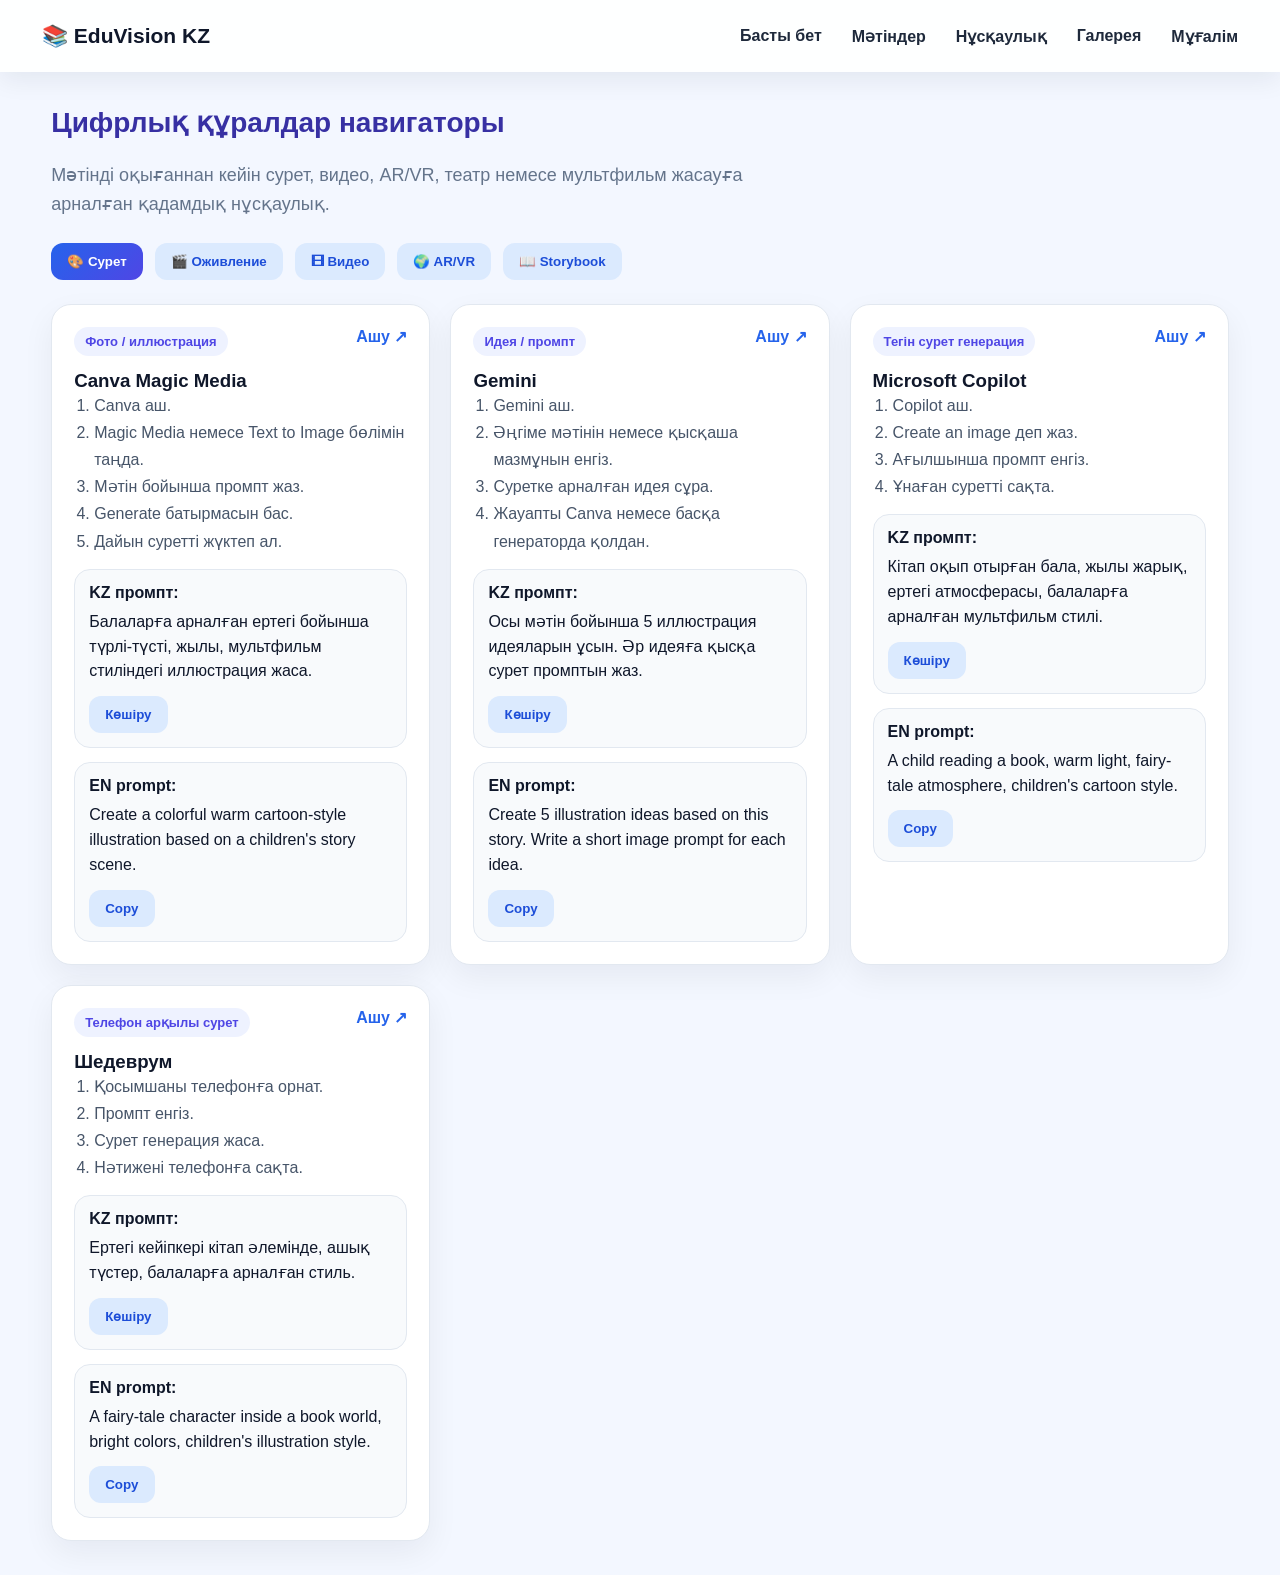
<file: instructions.html>
<!DOCTYPE html>
<html lang="ru">
<head>
  <meta charset="UTF-8" />
  <meta name="viewport" content="width=device-width, initial-scale=1.0" />
  <title>Нұсқаулық | EduVision KZ</title>
  <link rel="stylesheet" href="css/style.css" />
</head>
<body>

<header class="header">
  <div class="logo">📚 EduVision KZ</div>
  <nav>
    <a href="index.html">Басты бет</a>
    <a href="stories.html">Мәтіндер</a>
    <a href="instructions.html">Нұсқаулық</a>
    <a href="gallery.html">Галерея</a>
    <a href="teacher.html">Мұғалім</a>
  </nav>
</header>

<section class="section">
  <h2>Цифрлық құралдар навигаторы</h2>
  <p class="lead">
    Мәтінді оқығаннан кейін сурет, видео, AR/VR, театр немесе мультфильм жасауға арналған қадамдық нұсқаулық.
  </p>

  <div class="tool-tabs">
    <button class="active" onclick="showToolGroup('image', this)">🎨 Сурет</button>
    <button onclick="showToolGroup('animate', this)">🎬 Оживление</button>
    <button onclick="showToolGroup('video', this)">🎞 Видео</button>
    <button onclick="showToolGroup('arvr', this)">🌍 AR/VR</button>
    <button onclick="showToolGroup('storybook', this)">📖 Storybook</button>
  </div>

  <div id="toolsArea" class="tool-grid"></div>
</section>

<script src="js/instructions.js"></script>
</body>
</html>
</file>
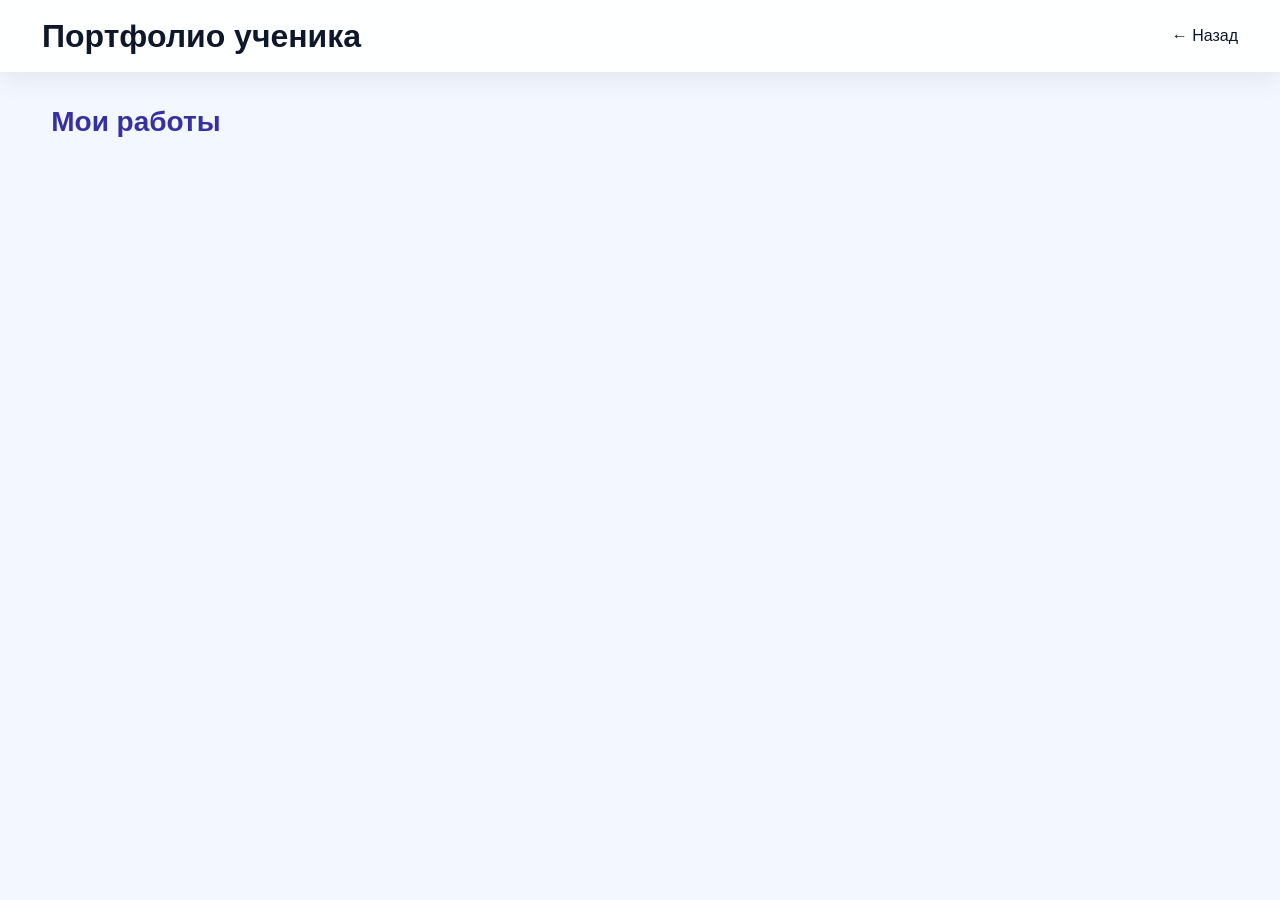
<file: portfolio.html>
<!DOCTYPE html>
<html lang="ru">
<head>
<meta charset="UTF-8">
<title>Портфолио</title>
<link rel="stylesheet" href="css/style.css">
</head>

<body>

<header class="header">
  <h1>Портфолио ученика</h1>
  <a href="index.html">← Назад</a>
</header>

<section class="section">
  <h2>Мои работы</h2>
  <div id="portfolio" class="media-grid"></div>
</section>

<script src="js/portfolio.js"></script>

</body>
</html>
</file>
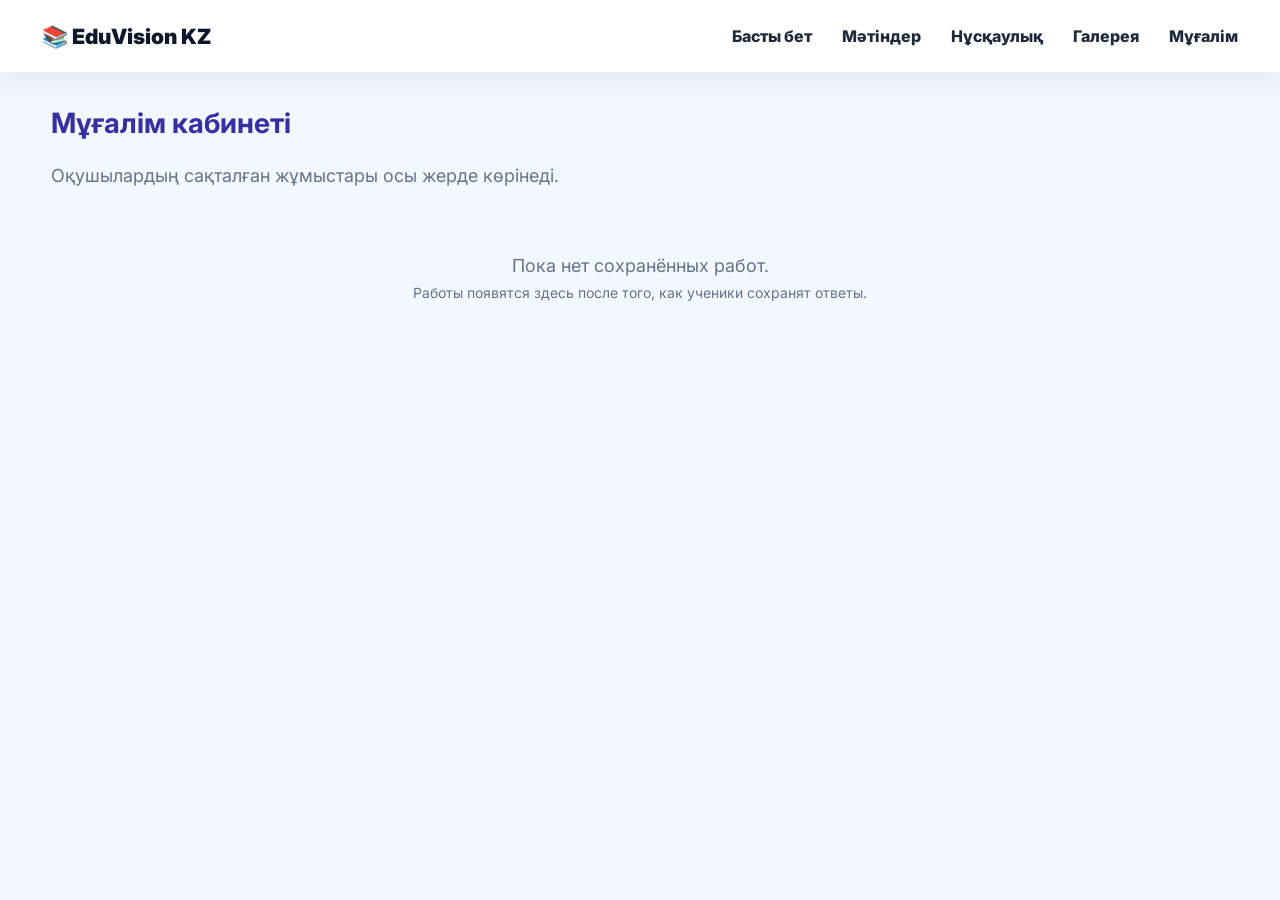
<file: teacher.html>
<!DOCTYPE html>
<html lang="ru">
<head>
  <meta charset="UTF-8" />
  <meta name="viewport" content="width=device-width, initial-scale=1.0" />
  <title>Мұғалім кабинеті | EduVision KZ</title>
  <link rel="preconnect" href="https://fonts.googleapis.com">
  <link rel="stylesheet" href="https://fonts.googleapis.com/css2?family=Inter:wght@400;600;700;900&display=swap">
  <link rel="stylesheet" href="css/style.css" />
</head>
<body>

<header class="header">
  <div class="logo">📚 EduVision KZ</div>
  <nav>
    <a href="index.html">Басты бет</a>
    <a href="stories.html">Мәтіндер</a>
    <a href="instructions.html">Нұсқаулық</a>
    <a href="gallery.html">Галерея</a>
    <a href="teacher.html">Мұғалім</a>
  </nav>
</header>

<section class="section">
  <h2>Мұғалім кабинеті</h2>
  <p class="lead">Оқушылардың сақталған жұмыстары осы жерде көрінеді.</p>

  <!-- Firebase не подключён — работы из localStorage -->
  <div id="works" class="media-grid"></div>
</section>

<!-- Firebase (раскомментируйте когда добавите конфиг) -->
<!--
<script src="https://www.gstatic.com/firebasejs/9.22.0/firebase-app-compat.js"></script>
<script src="https://www.gstatic.com/firebasejs/9.22.0/firebase-firestore-compat.js"></script>
<script src="https://www.gstatic.com/firebasejs/9.22.0/firebase-storage-compat.js"></script>
<script src="js/firebase-config.js"></script>
-->

<script src="js/teacher.js"></script>

</body>
</html>
</file>
<file: css/style.css>
* {
  margin: 0;
  padding: 0;
  box-sizing: border-box;
}

body {
  font-family: "Segoe UI", Arial, sans-serif;
  background: #f3f7ff;
  color: #0f172a;
  min-height: 100vh;
}

a {
  text-decoration: none;
  color: inherit;
}

img, video {
  max-width: 100%;
}

/* HEADER */

.header,
.topbar {
  width: 100%;
  min-height: 72px;
  background: rgba(255,255,255,0.95);
  display: flex;
  align-items: center;
  justify-content: space-between;
  padding: 0 42px;
  box-shadow: 0 8px 26px rgba(15,23,42,0.07);
  position: sticky;
  top: 0;
  z-index: 50;
}

.logo,
.brand {
  display: flex;
  align-items: center;
  gap: 12px;
  font-size: 21px;
  font-weight: 900;
}

.brand-icon {
  width: 34px;
  height: 34px;
  border-radius: 10px;
  display: grid;
  place-items: center;
  background: linear-gradient(135deg, #34d399, #3b82f6, #8b5cf6);
}

nav,
.nav {
  display: flex;
  align-items: center;
  gap: 30px;
  font-weight: 800;
}

nav a,
.nav a {
  color: #1e293b;
}

nav a:hover,
.nav a:hover {
  color: #2563eb;
}

/* COMMON */

main,
.container {
  width: min(1320px, 94%);
  margin: 0 auto;
}

.section {
  width: min(1320px, 94%);
  margin: 34px auto;
}

.section h2,
.title {
  font-size: 28px;
  color: #3730a3;
  margin-bottom: 22px;
}

.lead {
  color: #64748b;
  max-width: 760px;
  font-size: 18px;
  line-height: 1.6;
  margin-bottom: 24px;
}

/* HERO */

.hero,
.hero-pro {
  margin: 28px auto 24px;
  min-height: 290px;
  background:
    radial-gradient(circle at 70% 30%, rgba(147,197,253,.35), transparent 34%),
    linear-gradient(135deg, #eaf4ff, #f8fbff);
  border-radius: 28px;
  overflow: hidden;
  display: grid;
  grid-template-columns: 1.05fr .95fr;
  align-items: center;
  padding: 42px 72px;
  box-shadow: 0 18px 45px rgba(37,99,235,0.10);
}

.hero-text,
.hero-copy {
  max-width: 620px;
}

.badge,
.pill {
  display: inline-block;
  padding: 10px 16px;
  background: #dbeafe;
  color: #1d4ed8;
  border-radius: 12px;
  font-weight: 900;
  margin-bottom: 18px;
}

.hero h1,
.hero-copy h1 {
  font-size: 56px;
  line-height: 1.05;
  margin-bottom: 18px;
}

.hero p,
.hero-copy p {
  font-size: 19px;
  line-height: 1.65;
  color: #334155;
}

.buttons,
.hero-actions {
  display: flex;
  gap: 16px;
  margin-top: 26px;
  flex-wrap: wrap;
}

.btn,
.btn-primary,
.btn-light,
.btn-outline {
  display: inline-flex;
  align-items: center;
  justify-content: center;
  gap: 9px;
  padding: 13px 20px;
  border-radius: 13px;
  font-weight: 900;
  transition: 0.25s ease;
  cursor: pointer;
}

.btn,
.btn-primary {
  color: white;
  background: linear-gradient(135deg, #2563eb, #4f46e5);
  box-shadow: 0 12px 25px rgba(37,99,235,.22);
}

.btn-light,
.btn-outline {
  color: #1d4ed8;
  background: white;
  border: 1.5px solid #bfdbfe;
}

.btn:hover,
.btn-primary:hover,
.btn-light:hover,
.btn-outline:hover {
  transform: translateY(-3px);
}

/* HERO VISUAL */

.hero-visual {
  min-height: 250px;
  position: relative;
}

.book-stack {
  width: 330px;
  height: 210px;
  position: absolute;
  right: 100px;
  bottom: 10px;
}

.book {
  height: 55px;
  width: 270px;
  border-radius: 14px;
  color: white;
  font-weight: 900;
  display: flex;
  align-items: center;
  padding-left: 28px;
  font-size: 20px;
  box-shadow: 0 14px 25px rgba(15,23,42,.15);
}

.book1 {
  background: linear-gradient(135deg, #8b5cf6, #6366f1);
  transform: rotate(-4deg);
}

.book2 {
  background: linear-gradient(135deg, #2563eb, #0ea5e9);
  margin-top: 10px;
  transform: rotate(3deg);
}

.book3 {
  background: linear-gradient(135deg, #10b981, #14b8a6);
  margin-top: 10px;
  transform: rotate(-2deg);
}

.floating-icon {
  width: 72px;
  height: 72px;
  display: grid;
  place-items: center;
  border-radius: 22px;
  font-size: 34px;
  background: white;
  box-shadow: 0 16px 35px rgba(15,23,42,.12);
  position: absolute;
}

.icon-one { top: 10px; left: 70px; }
.icon-two { top: 75px; right: 65px; }
.icon-three { bottom: 20px; left: 180px; }

/* AUTHOR */

.author-panel,
.author-card {
  background: white;
  border-radius: 24px;
  display: grid;
  grid-template-columns: 330px 1fr 1.5fr;
  gap: 24px;
  padding: 22px;
  box-shadow: 0 18px 45px rgba(15,23,42,.08);
  border: 1px solid #e2e8f0;
  align-items: center;
}

.author-photo img,
.author-card img {
  width: 100%;
  height: 245px;
  object-fit: cover;
  border-radius: 18px;
  display: block;
}

.section-label {
  color: #4f46e5;
  font-size: 22px;
  font-weight: 900;
  margin-bottom: 14px;
  display: inline-block;
}

.author-info h2,
.author-text h3 {
  font-size: 27px;
  margin-bottom: 16px;
}

.author-info p,
.author-text p {
  line-height: 1.65;
  color: #334155;
}

.school {
  font-weight: 700;
  color: #0f172a !important;
  margin-bottom: 14px;
}

.author-videos,
.author-video {
  border-left: 1px solid #e2e8f0;
  padding-left: 22px;
}

.author-videos h3 {
  color: #4f46e5;
  margin-bottom: 16px;
}

.video-row,
.author-video {
  display: grid;
  grid-template-columns: 1fr 1fr;
  gap: 14px;
}

.video-row video,
.author-video video {
  width: 100%;
  height: 180px;
  object-fit: cover;
  border-radius: 16px;
  box-shadow: 0 10px 24px rgba(15,23,42,.12);
  background: #0f172a;
}

/* CARDS */

.cards,
.grid,
.book-cards,
.feature-grid,
.media-grid,
.tool-grid {
  display: grid;
  gap: 20px;
}

.cards,
.grid {
  grid-template-columns: repeat(auto-fit, minmax(250px, 1fr));
}

.book-cards,
.feature-grid {
  grid-template-columns: repeat(4, 1fr);
}

.card,
.story-card,
.book-card,
.feature-card,
.media-card,
.tool-card {
  background: white;
  border-radius: 20px;
  box-shadow: 0 12px 32px rgba(15,23,42,.06);
  border: 1px solid #e2e8f0;
  transition: 0.25s ease;
}

.card,
.story-card,
.tool-card {
  padding: 22px;
}

.book-card,
.feature-card {
  padding: 20px;
  display: flex;
  gap: 18px;
  align-items: center;
  min-height: 112px;
}

.card:hover,
.story-card:hover,
.book-card:hover,
.feature-card:hover,
.media-card:hover,
.tool-card:hover {
  transform: translateY(-6px);
  box-shadow: 0 20px 42px rgba(15,23,42,.10);
}

.icon,
.cover,
.feature-icon {
  width: 58px;
  height: 58px;
  border-radius: 17px;
  display: grid;
  place-items: center;
  font-size: 30px;
  flex-shrink: 0;
  background: #ede9fe;
}

.story-card h3,
.book-card h3,
.feature-card h3,
.card h3 {
  font-size: 19px;
  margin-bottom: 8px;
}

.meta {
  color: #64748b;
  font-size: 14px;
  margin-bottom: 8px;
}

.theme,
.story-card p,
.book-card p,
.feature-card p,
.card p {
  color: #475569;
  line-height: 1.55;
}

.purple .cover,
.purple-icon {
  background: #ede9fe;
}

.blue .cover,
.blue-icon {
  background: #dbeafe;
}

.orange .cover,
.yellow-icon {
  background: #fef3c7;
}

.green-icon {
  background: #dcfce7;
}

/* STEPS */

.steps {
  display: grid;
  grid-template-columns: repeat(4, 1fr);
  gap: 20px;
}

.step {
  background: #eef4ff;
  border-radius: 18px;
  padding: 20px;
  display: grid;
  grid-template-columns: 46px 1fr;
  column-gap: 16px;
  align-items: start;
  min-height: 120px;
}

.step span {
  width: 38px;
  height: 38px;
  display: grid;
  place-items: center;
  border-radius: 50%;
  background: linear-gradient(135deg, #3b82f6, #4f46e5);
  color: white;
  font-weight: 900;
  font-size: 19px;
}

.step h3 {
  font-size: 17px;
  margin-bottom: 6px;
}

.step p {
  color: #334155;
  line-height: 1.45;
}

/* STORIES PAGE */

.story-card .btn {
  margin-top: 14px;
  padding: 10px 16px;
  font-size: 14px;
}

/* STORY READ PAGE */

.story-page {
  width: min(960px, 94%);
  margin: 34px auto;
  background: white;
  border-radius: 24px;
  padding: 34px;
  box-shadow: 0 16px 38px rgba(15,23,42,.08);
  border: 1px solid #e2e8f0;
}

.story-page h1,
.story-box h2 {
  font-size: 34px;
  margin-bottom: 12px;
}

#meta,
.story-meta {
  color: #4f46e5;
  font-weight: 800;
  margin-bottom: 20px;
}

.story-text,
.text {
  white-space: pre-line;
  line-height: 1.8;
  font-size: 18px;
  color: #334155;
  background: #f8fafc;
  padding: 24px;
  border-radius: 18px;
  margin-top: 18px;
}

/* TASKS */

.tasks {
  margin-top: 26px;
  display: grid;
  gap: 16px;
}

.task {
  background: #f8fafc;
  padding: 18px;
  border-radius: 16px;
  border: 1px solid #e2e8f0;
}

textarea,
input {
  width: 100%;
  padding: 13px;
  border-radius: 12px;
  border: 1px solid #cbd5e1;
  margin-top: 10px;
  font-family: inherit;
}

.save-btn {
  margin-top: 20px;
}

/* GALLERY */

.media-grid {
  grid-template-columns: repeat(auto-fill, minmax(260px, 1fr));
}

.media-card {
  padding: 0;
  overflow: hidden;
}

.media-card img,
.media-card video {
  width: 100%;
  height: 220px;
  object-fit: cover;
  display: block;
  background: #0f172a;
}

.media-info {
  padding: 14px;
}

.media-info span {
  color: #2563eb;
  font-weight: 900;
}

/* FILTERS + TOOLS */

.filters,
.tool-tabs {
  display: flex;
  flex-wrap: wrap;
  gap: 12px;
  margin-bottom: 24px;
}

.filters button,
.tool-tabs button,
.prompt-box button,
.save-btn {
  border: none;
  border-radius: 12px;
  background: #dbeafe;
  color: #1d4ed8;
  padding: 11px 16px;
  font-weight: 800;
  cursor: pointer;
}

.filters button.active,
.tool-tabs button.active,
.filters button:hover,
.tool-tabs button:hover {
  background: linear-gradient(135deg, #2563eb, #4f46e5);
  color: white;
}

.tool-grid {
  grid-template-columns: repeat(auto-fit, minmax(300px, 1fr));
}

.tool-top {
  display: flex;
  justify-content: space-between;
  gap: 12px;
  margin-bottom: 14px;
}

.tool-top a {
  color: #2563eb;
  font-weight: 800;
}

.tool-badge {
  background: #eef2ff;
  color: #4f46e5;
  padding: 7px 11px;
  border-radius: 999px;
  font-size: 13px;
  font-weight: 900;
}

.tool-card ol {
  padding-left: 20px;
  color: #475569;
  line-height: 1.7;
}

.prompt-box {
  margin-top: 14px;
  background: #f8fafc;
  border-radius: 16px;
  padding: 14px;
  border: 1px solid #e2e8f0;
}

.prompt-box p {
  margin: 8px 0 12px;
  line-height: 1.55;
}

/* LOGIN */

.login-box {
  max-width: 420px;
  margin: 70px auto;
  background: white;
  padding: 30px;
  border-radius: 22px;
  box-shadow: 0 16px 38px rgba(15,23,42,.08);
}

/* FOOTER */

footer {
  text-align: center;
  padding: 24px 0 34px;
  color: #334155;
}

/* RESPONSIVE */

@media (max-width: 1050px) {
  .hero,
  .hero-pro,
  .author-panel,
  .author-card {
    grid-template-columns: 1fr;
  }

  .book-cards,
  .feature-grid,
  .steps {
    grid-template-columns: repeat(2, 1fr);
  }

  .author-videos,
  .author-video {
    border-left: none;
    padding-left: 0;
  }
}

@media (max-width: 700px) {
  .header,
  .topbar {
    height: auto;
    padding: 18px;
    align-items: flex-start;
    flex-direction: column;
    gap: 16px;
  }

  nav,
  .nav {
    gap: 16px;
    flex-wrap: wrap;
  }

  .hero,
  .hero-pro {
    padding: 28px;
    display: block;
  }

  .hero h1,
  .hero-copy h1 {
    font-size: 40px;
  }

  .book-cards,
  .feature-grid,
  .steps,
  .video-row,
  .author-video {
    grid-template-columns: 1fr;
  }

  .hero-visual {
    display: none;
  }

  .story-page {
    padding: 22px;
  }
}
html, body {
  overflow-x: hidden;
}

main,
.section,
.container {
  max-width: 1180px;
  width: 92%;
  margin-left: auto;
  margin-right: auto;
}

.feature-grid,
.book-cards,
.steps {
  grid-template-columns: repeat(4, minmax(0, 1fr));
  gap: 18px;
}

.feature-card,
.book-card,
.step {
  min-width: 0;
}

.feature-card {
  padding: 18px;
  display: grid;
  grid-template-columns: 58px 1fr;
  align-items: center;
}

.feature-card p,
.step p {
  line-height: 1.5;
  word-break: normal;
}

.steps {
  text-align: left;
}

.step {
  padding: 20px;
  background: #eef4ff;
  border-radius: 18px;
  display: grid;
  grid-template-columns: 46px 1fr;
}

.section h2 {
  text-align: left;
  margin-left: 0;
}

@media (max-width: 1000px) {
  .feature-grid,
  .book-cards,
  .steps {
    grid-template-columns: repeat(2, 1fr);
  }
}

@media (max-width: 650px) {
  .feature-grid,
  .book-cards,
  .steps {
    grid-template-columns: 1fr;
  }
}
/* =====================================================
   ДОПОЛНЕНИЯ К style.css
   Вставить в конец файла style.css
   ===================================================== */

/* Inter font override */
body {
  font-family: "Inter", "Segoe UI", Arial, sans-serif;
}

/* Story badge (тип текста на карточке) */
.story-badge {
  display: inline-block;
  background: #eef2ff;
  color: #4338ca;
  padding: 5px 12px;
  border-radius: 999px;
  font-size: 12px;
  font-weight: 700;
  margin-bottom: 10px;
  letter-spacing: 0.3px;
}

/* Tasks box на странице текста */
.tasks-box {
  margin-top: 32px;
  background: #f8fafc;
  border: 1px solid #e2e8f0;
  border-radius: 20px;
  padding: 24px 28px;
}

.tasks-box h2 {
  font-size: 22px;
  color: #3730a3;
  margin-bottom: 16px;
}

.tasks-box ul {
  padding-left: 20px;
  display: grid;
  gap: 10px;
}

.tasks-box ul li {
  color: #334155;
  line-height: 1.65;
  font-size: 16px;
}

/* Search input focus */
#searchInput:focus {
  border-color: #4f46e5;
  box-shadow: 0 0 0 3px rgba(79,70,229,0.12);
}

/* Submit section */
#submitSection {
  margin-top: 28px;
  background: #f0f9ff;
  border-color: #bae6fd;
}

#submitSection h2 {
  color: #0369a1;
}

#submitBtn {
  font-size: 15px;
}

/* Fix: lang-btn active state on load */
.lang-btn.active {
  background: linear-gradient(135deg, #2563eb, #4f46e5) !important;
  color: white !important;
}

/* Story page paragraph spacing */
.story-text p {
  margin-bottom: 14px;
}

.story-text p:last-child {
  margin-bottom: 0;
}
</file>
